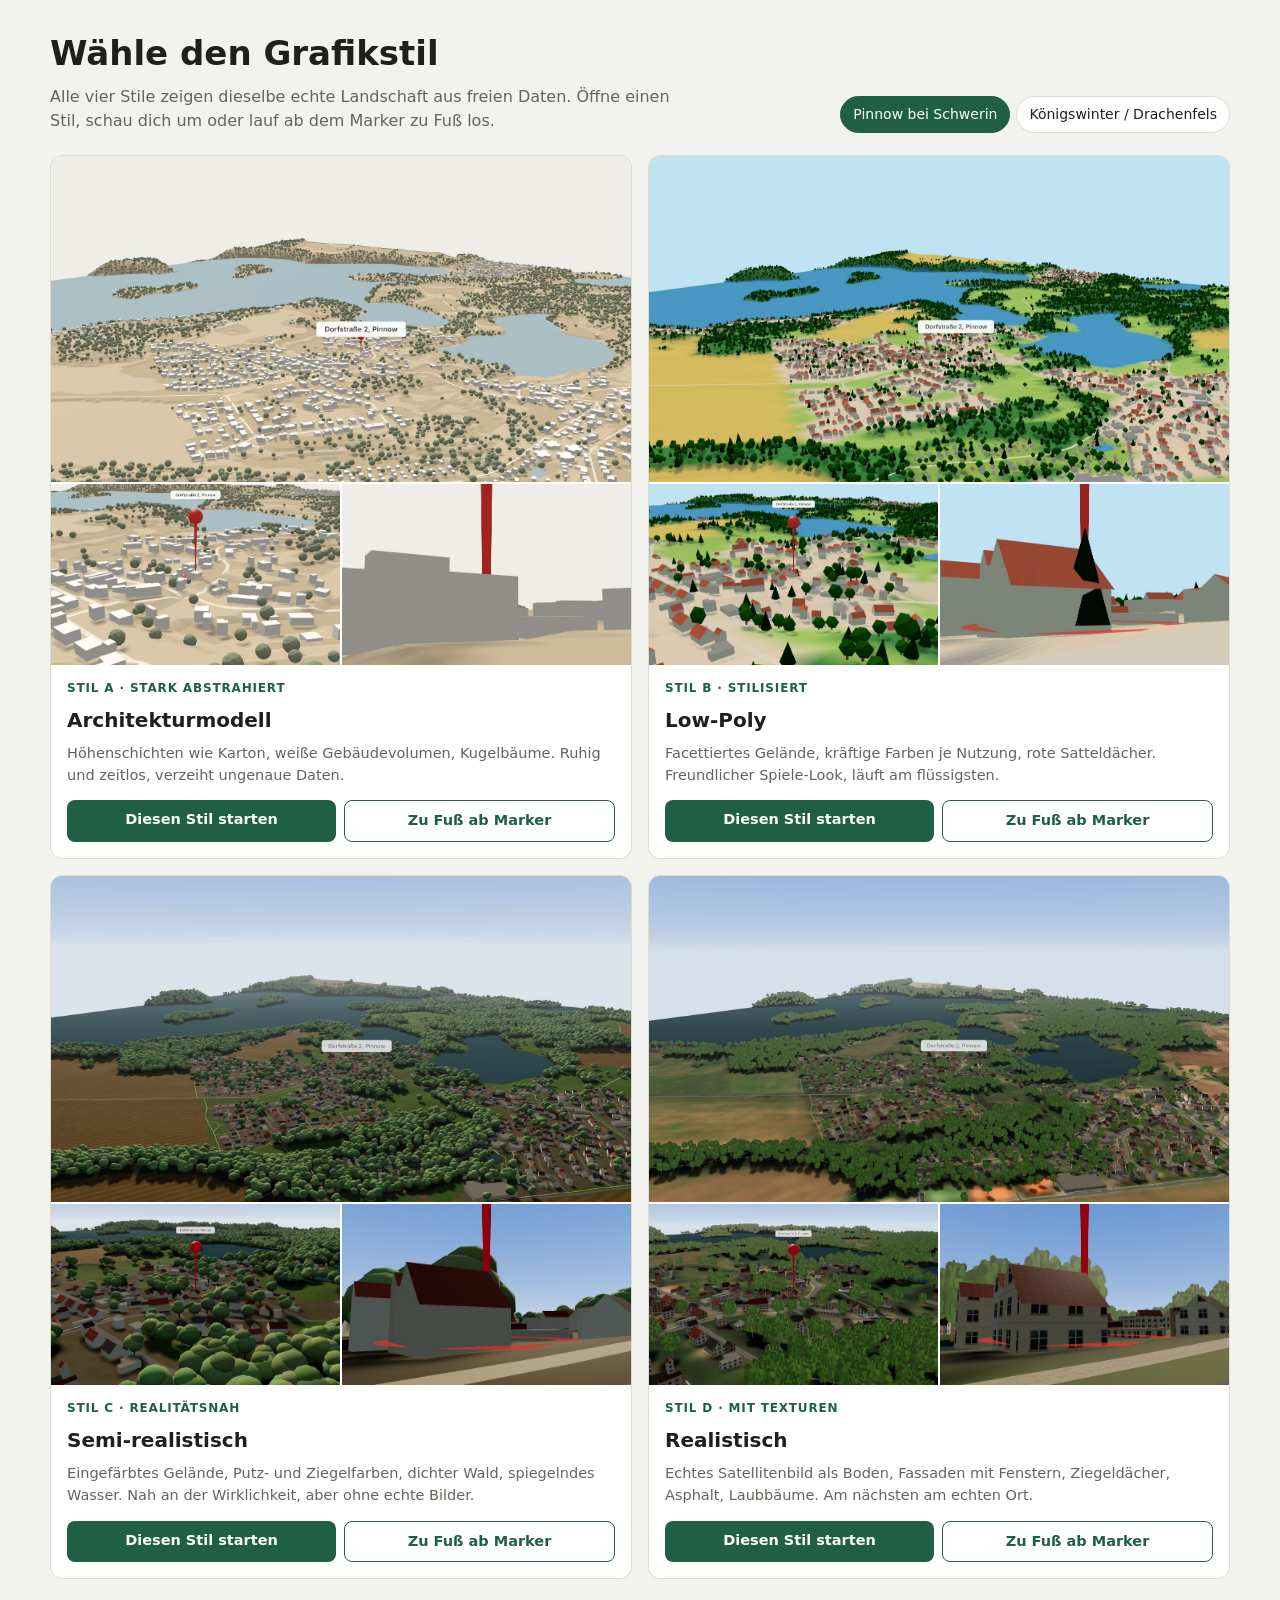
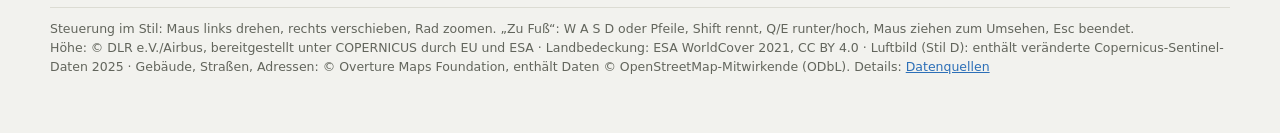
<file: index.html>
<!doctype html>
<html lang="de"><head><meta charset="utf-8"><meta http-equiv="refresh" content="0; url=mockups/index.html">
<title>Weltkopie</title></head><body><p><a href="mockups/index.html">Zur Startseite</a></p></body></html>
</file>
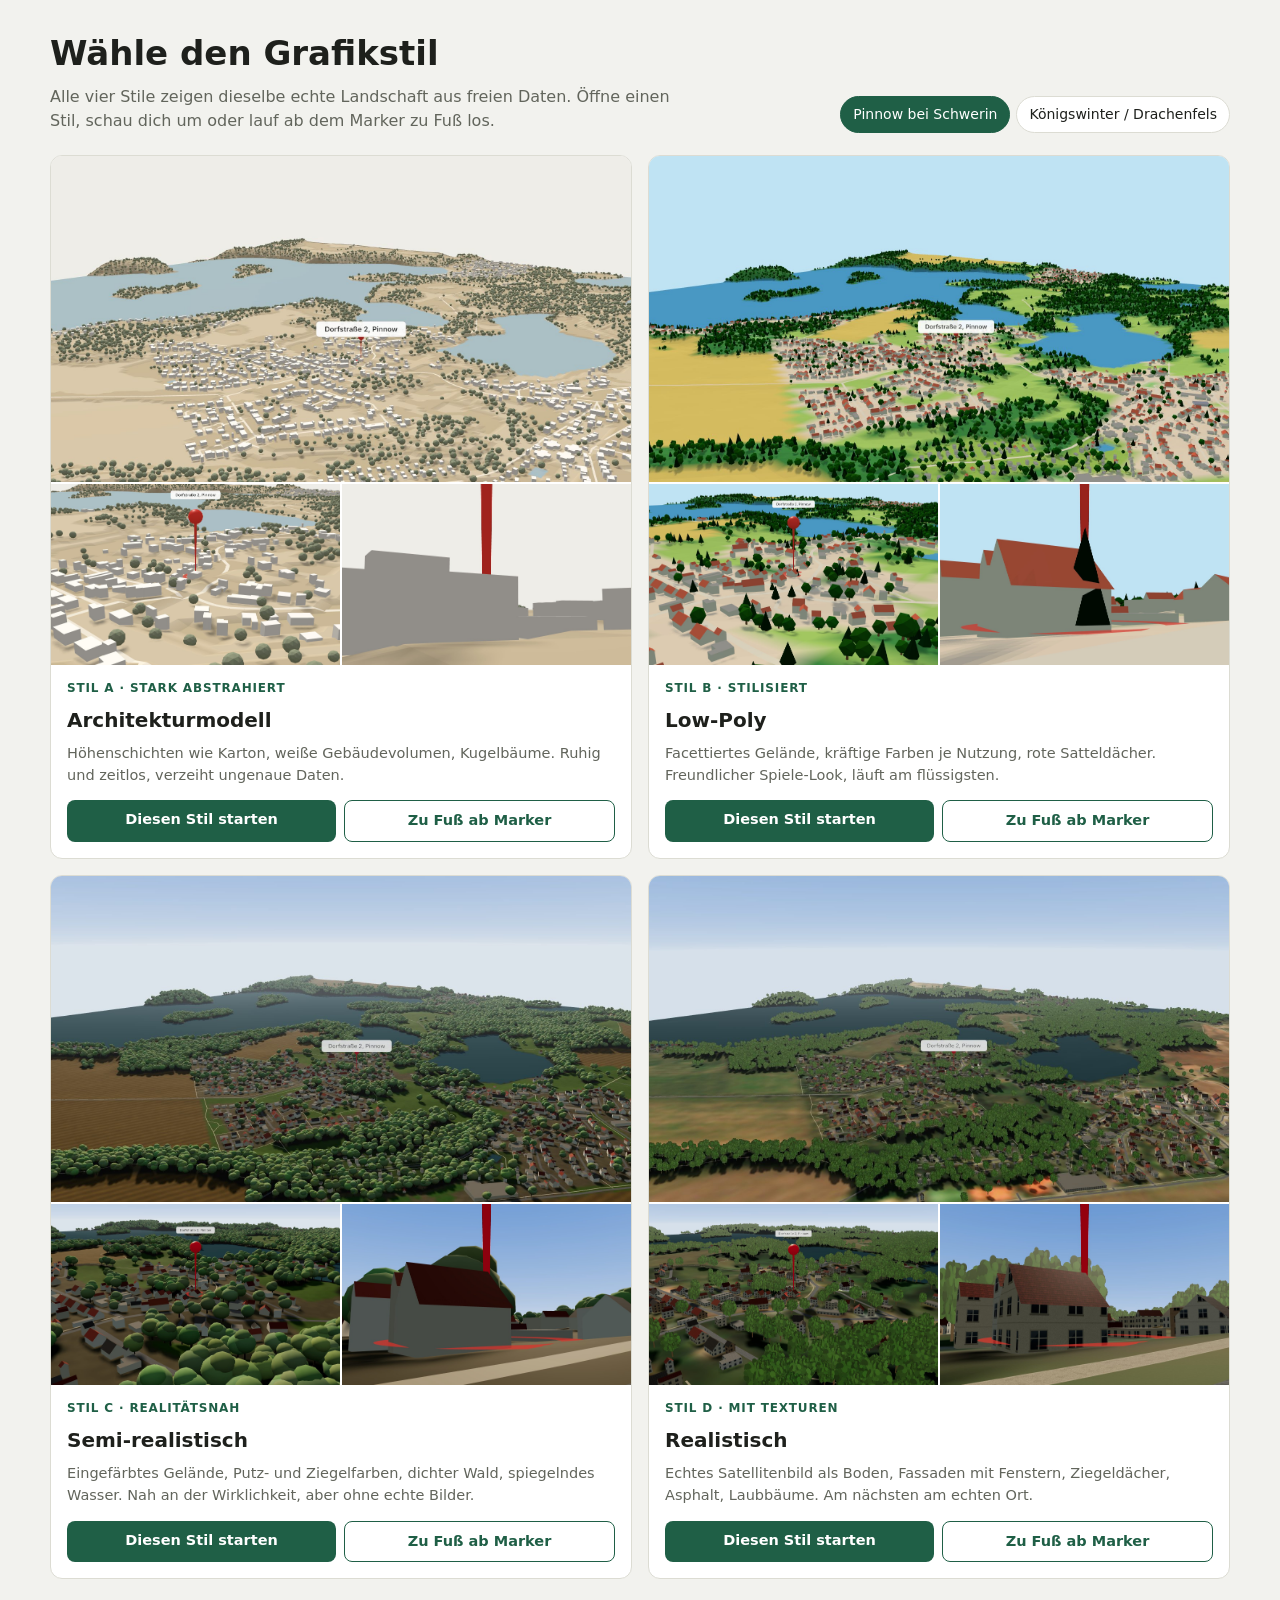
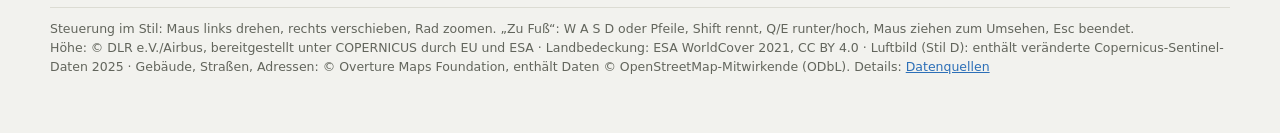
<file: mockups/index.html>
<!doctype html>
<html lang="de"><head><meta charset="utf-8"><meta name="viewport" content="width=device-width,initial-scale=1">
<title>Weltkopie – Stil wählen</title>
<style>
/* Startansicht: Kopf mit Region, darunter drei gleich gebaute Stil-Karten */
:root{--bg:#f2f2ee;--fg:#1e201c;--mut:#62655c;--card:#fff;--line:#dcdcd3;--acc:#1f5f46;--acc2:#2c6fb7}
@media (prefers-color-scheme:dark){:root:not([data-theme="light"]){--bg:#151714;--fg:#e9eae4;--mut:#a2a59a;--card:#1f221d;--line:#343830;--acc:#5fb38a;--acc2:#7fb0ff;color-scheme:dark}}
body{margin:0;background:var(--bg);color:var(--fg);font:16px/1.5 system-ui,-apple-system,"Segoe UI",sans-serif}
main{max-width:1180px;margin:0 auto;padding:28px max(16px,env(safe-area-inset-left)) 56px}
header{display:flex;flex-wrap:wrap;justify-content:space-between;align-items:flex-end;gap:16px;margin-bottom:22px}
h1{font-size:clamp(24px,3.4vw,34px);margin:0;text-wrap:balance}
.lead{color:var(--mut);margin:6px 0 0;max-width:62ch}
.region{display:flex;gap:6px;flex-wrap:wrap}
.region button{font:inherit;font-size:14px;padding:7px 12px;border-radius:999px;border:1px solid var(--line);background:var(--card);color:var(--fg);cursor:pointer}
.region button[aria-pressed="true"]{background:var(--acc);border-color:var(--acc);color:#fff}
.grid{display:grid;grid-template-columns:repeat(2,1fr);gap:16px}
.card{background:var(--card);border:1px solid var(--line);border-radius:12px;overflow:hidden;display:flex;flex-direction:column;min-width:0}
.card img{width:100%;aspect-ratio:16/9;object-fit:cover;display:block;background:var(--line)}
.card .thumbs{display:grid;grid-template-columns:1fr 1fr;gap:2px;margin-top:2px}
.card .thumbs img{aspect-ratio:16/10}
.body{padding:14px 16px 16px;display:flex;flex-direction:column;gap:8px;flex:1}
.tag{font-size:12px;letter-spacing:.07em;text-transform:uppercase;color:var(--acc);font-weight:600}
h2{font-size:20px;margin:0}.body p{margin:0;color:var(--mut);font-size:14.5px;flex:1}
.actions{display:flex;gap:8px;flex-wrap:wrap;margin-top:6px}
.actions a{flex:1;text-align:center;text-decoration:none;font-weight:600;font-size:14.5px;padding:9px 12px;border-radius:8px}
.go{background:var(--acc);color:#fff}.walk{border:1px solid var(--acc);color:var(--acc)}
.actions a:focus-visible,.region button:focus-visible{outline:2px solid var(--acc2);outline-offset:2px}
footer{margin-top:28px;font-size:12.5px;color:var(--mut);border-top:1px solid var(--line);padding-top:12px}
footer a{color:var(--acc2)}
@media (max-width:900px){.grid{grid-template-columns:1fr}}
</style></head><body><main>
<header><div><h1>Wähle den Grafikstil</h1>
<p class="lead" id="lead">Alle vier Stile zeigen dieselbe echte Landschaft aus freien Daten. Öffne einen Stil, schau dich um oder lauf ab dem Marker zu Fuß los.</p></div>
<div class="region" role="group" aria-label="Region">
<button data-region="pinnow" aria-pressed="true">Pinnow bei Schwerin</button>
<button data-region="koenigswinter" aria-pressed="false">Königswinter / Drachenfels</button></div></header>
<div class="grid" id="grid"></div>
<footer>Steuerung im Stil: Maus links drehen, rechts verschieben, Rad zoomen. „Zu Fuß“: W A S D oder Pfeile, Shift rennt, Q/E runter/hoch, Maus ziehen zum Umsehen, Esc beendet.<br>
Höhe: © DLR e.V./Airbus, bereitgestellt unter COPERNICUS durch EU und ESA · Landbedeckung: ESA WorldCover 2021, CC BY 4.0 · Luftbild (Stil D): enthält veränderte Copernicus-Sentinel-Daten 2025 · Gebäude, Straßen, Adressen: © Overture Maps Foundation, enthält Daten © OpenStreetMap-Mitwirkende (ODbL). Details: <a href="../docs/DATENQUELLEN.md">Datenquellen</a></footer>
</main>
<script>
const STYLES = [
  ['a-architekturmodell', 'Stil A · stark abstrahiert', 'Architekturmodell', 'Höhenschichten wie Karton, weiße Gebäudevolumen, Kugelbäume. Ruhig und zeitlos, verzeiht ungenaue Daten.'],
  ['b-lowpoly', 'Stil B · stilisiert', 'Low-Poly', 'Facettiertes Gelände, kräftige Farben je Nutzung, rote Satteldächer. Freundlicher Spiele-Look, läuft am flüssigsten.'],
  ['c-semirealistisch', 'Stil C · realitätsnah', 'Semi-realistisch', 'Eingefärbtes Gelände, Putz- und Ziegelfarben, dichter Wald, spiegelndes Wasser. Nah an der Wirklichkeit, aber ohne echte Bilder.'],
  ['d-realistisch', 'Stil D · mit Texturen', 'Realistisch', 'Echtes Satellitenbild als Boden, Fassaden mit Fenstern, Ziegeldächer, Asphalt, Laubbäume. Am nächsten am echten Ort.'],
];
const MARK = { pinnow: 'Marker: Dorfstraße 2, Pinnow', koenigswinter: 'Marker: Drachenfels' };
let region = 'pinnow';
try { const r = new URLSearchParams(location.search).get('region'); if (r in MARK) region = r; } catch (e) {}
function render() {
  document.querySelectorAll('.region button').forEach(b => b.setAttribute('aria-pressed', b.dataset.region === region));
  document.getElementById('grid').innerHTML = STYLES.map(([f, tag, name, txt]) => {
    const img = v => `screenshots/${region}/${f}-${v}.jpg`;
    return `<article class="card"><a href="${f}.html?region=${region}"><img src="${img('overview')}" alt="${name}: Übersicht"></a>
      <div class="thumbs"><img src="${img('nah')}" alt="${name}: Marker nah" loading="lazy"><img src="${img('walk')}" alt="${name}: zu Fuß" loading="lazy"></div>
      <div class="body"><span class="tag">${tag}</span><h2>${name}</h2><p>${txt}</p>
      <div class="actions"><a class="go" href="${f}.html?region=${region}">Diesen Stil starten</a><a class="walk" href="${f}.html?region=${region}&view=walk">Zu Fuß ab Marker</a></div></div></article>`;
  }).join('');
}
document.querySelectorAll('.region button').forEach(b => b.addEventListener('click', () => { region = b.dataset.region; history.replaceState(null, '', '?region=' + region); render(); }));
render();
</script></body></html>
</file>
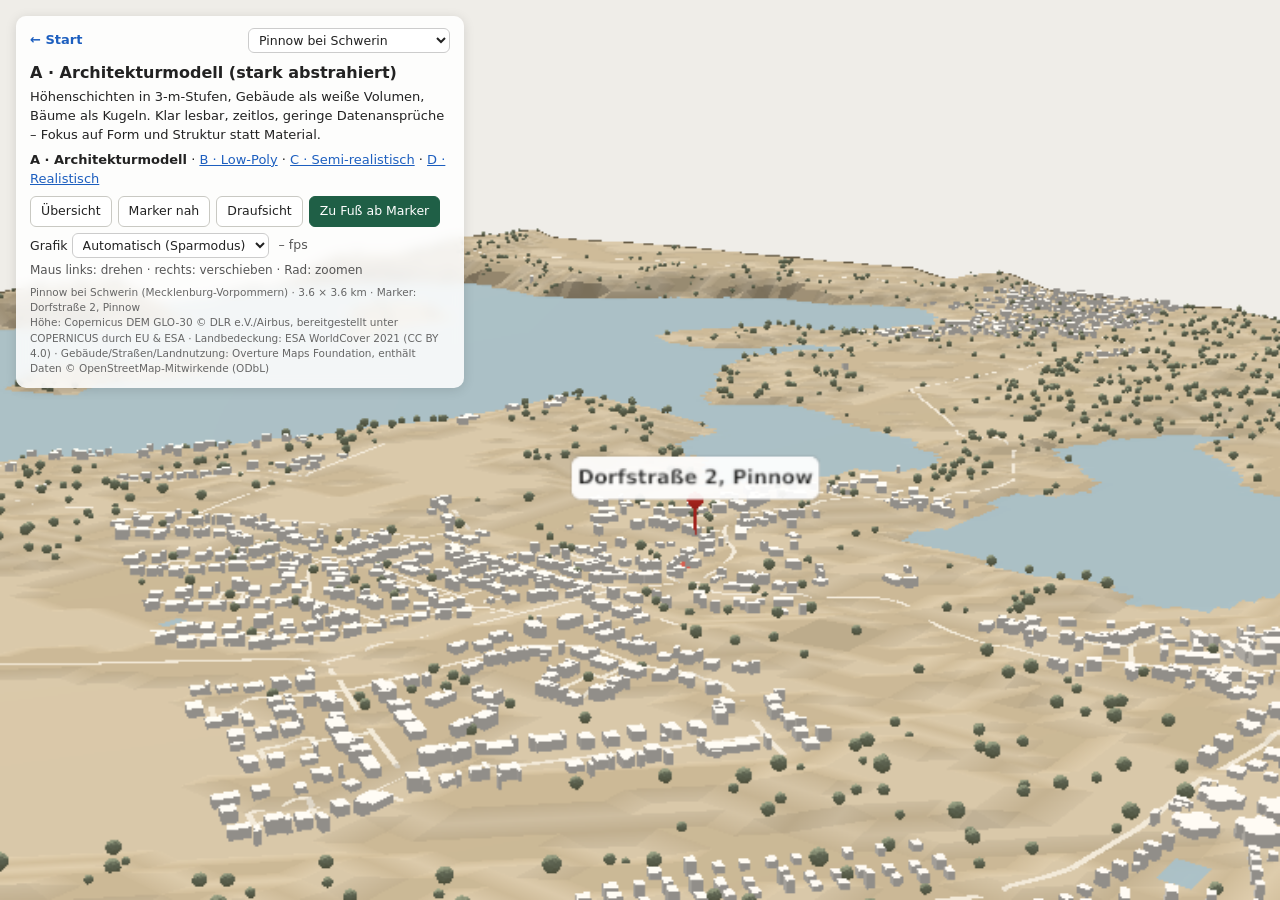
<file: mockups/a-architekturmodell.html>
<!doctype html>
<html lang="de"><head><meta charset="utf-8"><meta name="viewport" content="width=device-width,initial-scale=1">
<title>Mockup A – Architekturmodell</title><link rel="stylesheet" href="style.css">
<script type="importmap">{"imports":{"three":"./vendor/three.module.js"}}</script></head>
<body style="--bg:#efede8"><div id="loading">Lade Szene …</div>
<script type="module">
import * as THREE from 'three';
import { loadScene, buildTerrain, buildSkirt, buildBuildings, buildRoads, buildWater, treePositions, heightAt, quantH, setupView, overlay, run, addMarker, CAT, hex , makeRenderer, QUALITY } from './common.js';
const S = await loadScene();
const Q = S.relief > 150 ? 12 : 3; // Höhenstufe: im Flachland feiner
document.getElementById('loading').remove();
const renderer = makeRenderer();
if (renderer.shadowMap.enabled) renderer.shadowMap.type = QUALITY.level === 'high' ? THREE.PCFSoftShadowMap : THREE.PCFShadowMap;
document.body.appendChild(renderer.domElement);
const scene = new THREE.Scene(); scene.background = new THREE.Color('#efede8');
const camera = new THREE.PerspectiveCamera(30, innerWidth / innerHeight, 10, 20000);

// Stark abstrahiert: Höhenschichten wie aus Karton, alles monochrom, nur Wasser als Acrylglas
const card = hex('#d9cbb0'), card2 = hex('#cbbb9c');
const terr = buildTerrain(S, { step: 10, quant: Q, flat: true,
  color: (k, h) => (Math.floor(h / Q) % 2 ? card : card2) });
const mat = new THREE.MeshStandardMaterial({ vertexColors: true, roughness: 0.95, flatShading: true });
const tm = new THREE.Mesh(terr, mat); tm.receiveShadow = true; tm.castShadow = true; scene.add(tm);
const sk = new THREE.Mesh(buildSkirt(S, 40), new THREE.MeshStandardMaterial({ color: '#b8a888', side: THREE.DoubleSide, roughness: 1 }));
scene.add(sk);
scene.add(new THREE.Mesh(buildWater(S, Q), new THREE.MeshStandardMaterial({ color: '#a9c6d6', transparent: true, opacity: 0.9, roughness: 0.15 })));
// Gebäude: weiße Blöcke, keine Dächer
const bm = new THREE.Mesh(buildBuildings(S, { minH: 3, wallColor: () => [1, 1, 1], roofColor: () => [1, 1, 1] }),
  new THREE.MeshStandardMaterial({ vertexColors: true, roughness: 0.8 }));
bm.castShadow = bm.receiveShadow = true; scene.add(bm);
// Straßen nur als feine helle Gravur (Hauptstraßen + Bahn)
const main = { primary: 1, secondary: 1, tertiary: 1, residential: 1, standard_gauge: 1, trunk: 1, motorway: 1, unclassified: 1, living_street: 1 };
const rm = new THREE.Mesh(buildRoads(S, { width: r => main[r.c] ? r.w * 0.8 : 0, color: () => hex('#f4efe4'), quant: Q, lift: 0.4 }),
  new THREE.MeshStandardMaterial({ vertexColors: true, roughness: 1, side: THREE.DoubleSide }));
rm.receiveShadow = true; scene.add(rm);
// Bäume als abstrakte Kugeln (nur jeder zweite, wie Modellbau-Bäume)
const tp = treePositions(S, 0.9, 7).filter((_, i) => i % 2 === 0);
const tg = new THREE.IcosahedronGeometry(4, 1);
const trees = new THREE.InstancedMesh(tg, new THREE.MeshStandardMaterial({ color: '#9aa58a', roughness: 0.9, flatShading: true }), tp.length);
const m4 = new THREE.Matrix4();
tp.forEach(([x, y, s], i) => { const h = quantH(S, x, y, Q); m4.makeScale(s, s, s).setPosition(x, h + 4 * s, -y); trees.setMatrixAt(i, m4); });
trees.castShadow = true; scene.add(trees);

scene.add(new THREE.HemisphereLight('#ffffff', '#b9ad96', 1.2));
const sun = new THREE.DirectionalLight('#fff8ec', 2.4); sun.position.set(-1500, 2200, -900); sun.castShadow = true;
Object.assign(sun.shadow.camera, { left: -2600, right: 2600, top: 2600, bottom: -2600, near: 100, far: 6000 });
sun.shadow.mapSize.set(QUALITY.shadow, QUALITY.shadow); sun.shadow.bias = -0.0005; scene.add(sun);

scene.userData.S = S;
const ground = (x, y) => quantH(S, x, y, Q);
addMarker(scene, S, ground);
const controls = setupView(renderer, camera, S);
const hud = overlay(S, 'A · Architekturmodell (stark abstrahiert)', `Höhenschichten in ${Q}-m-Stufen, Gebäude als weiße Volumen, Bäume als Kugeln. Klar lesbar, zeitlos, geringe Datenansprüche – Fokus auf Form und Struktur statt Material.`, 'a-architekturmodell');
run(renderer, scene, camera, controls, ground, hud);
</script></body></html>
</file>
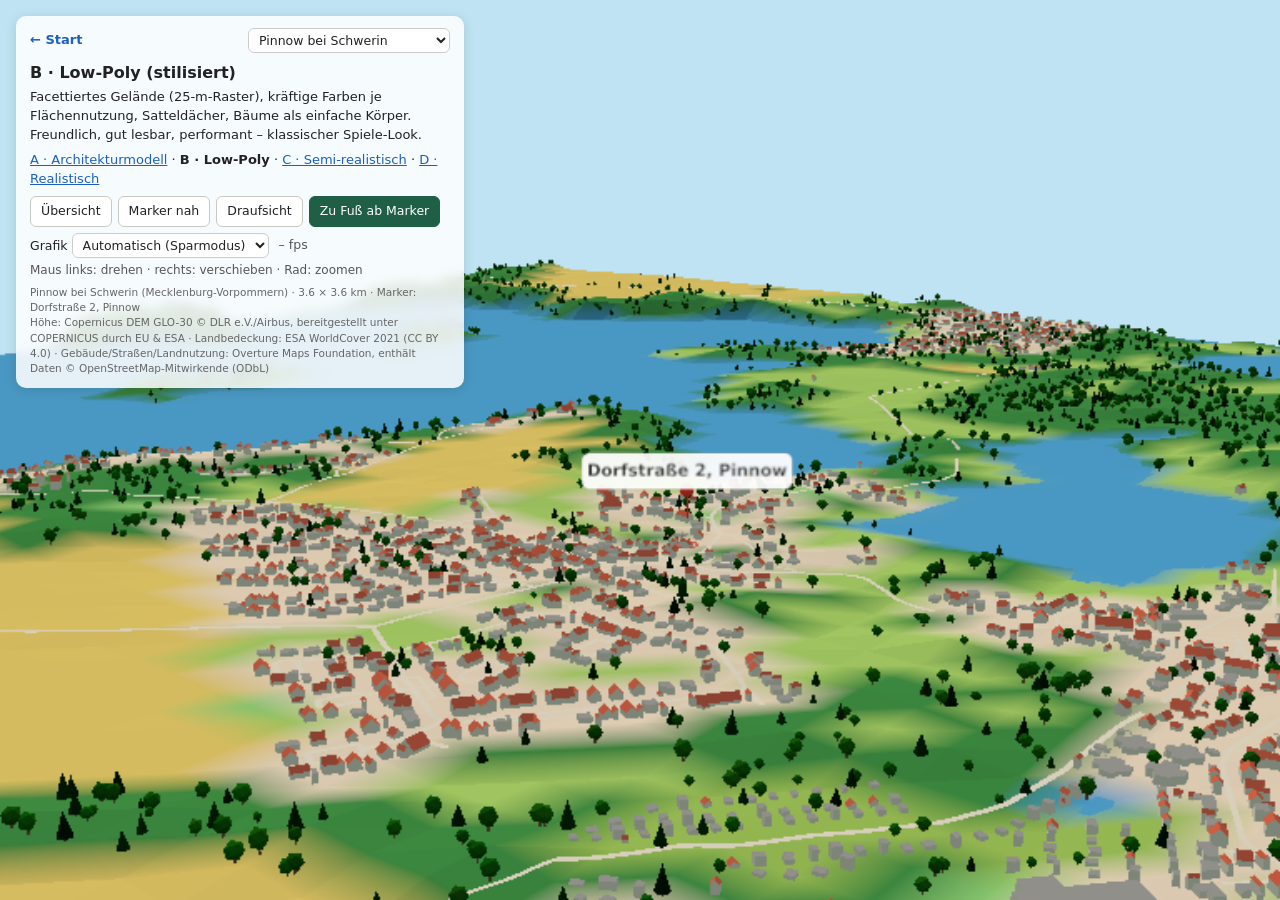
<file: mockups/b-lowpoly.html>
<!doctype html>
<html lang="de"><head><meta charset="utf-8"><meta name="viewport" content="width=device-width,initial-scale=1">
<title>Mockup B – Low-Poly</title><link rel="stylesheet" href="style.css">
<script type="importmap">{"imports":{"three":"./vendor/three.module.js"}}</script></head>
<body style="--bg:#bfe3f2"><div id="loading">Lade Szene …</div>
<script type="module">
import * as THREE from 'three';
import { loadScene, buildTerrain, buildSkirt, buildBuildings, buildRoads, buildWater, treePositions, heightAt, groundH, catAt, setupView, overlay, run, addMarker, CAT, hex, mix , makeRenderer, QUALITY } from './common.js';
const S = await loadScene();
document.getElementById('loading').remove();
const renderer = makeRenderer();
document.body.appendChild(renderer.domElement);
const scene = new THREE.Scene();
scene.background = new THREE.Color('#bfe3f2'); if (new URLSearchParams(location.search).get('view') !== 'top') scene.fog = new THREE.Fog('#bfe3f2', 3500, 9000);
const camera = new THREE.PerspectiveCamera(35, innerWidth / innerHeight, 10, 20000);

// Mittlere Abstraktion: grobe Facetten (25 m), kräftige Flächenfarben je Nutzung, Bäume als Low-Poly-Kegel
const PAL = {
  [CAT.unbekannt]: '#a8cf6a', [CAT.wasser]: '#4fa3d9', [CAT.wald]: '#3f8f46', [CAT.gebuesch]: '#6aa84f', [CAT.wiese]: '#a8cf6a',
  [CAT.acker]: '#e3c96b', [CAT.obst_garten]: '#9cc25a', [CAT.park_sport]: '#8fd07a', [CAT.wohnen]: '#e9d8c4', [CAT.gewerbe]: '#e0c2d8',
  [CAT.industrie]: '#cfcfd6', [CAT.fels]: '#b5a48f', [CAT.bahn]: '#c9b9a6', [CAT.oeffentlich]: '#f2d79c',
};
const P = Object.fromEntries(Object.entries(PAL).map(([k, v]) => [k, hex(v)]));
const terr = buildTerrain(S, { step: 25, flat: true, color: (k) => P[k] });
const tm = new THREE.Mesh(terr, new THREE.MeshLambertMaterial({ vertexColors: true, flatShading: true }));
tm.receiveShadow = true; scene.add(tm);
scene.add(new THREE.Mesh(buildSkirt(S, 60, 25), new THREE.MeshLambertMaterial({ color: '#8a6a4a', side: THREE.DoubleSide })));
scene.add(new THREE.Mesh(buildWater(S), new THREE.MeshLambertMaterial({ color: '#4fa3d9', transparent: true, opacity: 0.92 })));

// Gebäude: farbige Blöcke, Satteldach wo möglich, Farbe nach Gebäudeklasse
const wall = (b) => hex(/industrial|commercial|retail|warehouse/.test(b.c) ? '#d8d2e6' : /school|church|public|civic/.test(b.c) ? '#f5e3b3' : '#fbf3e6');
const roof = (b) => hex(b.g ? '#d9654b' : (/industrial|commercial|retail/.test(b.c) ? '#8b8fa3' : '#9a9a9a'));
const bm = new THREE.Mesh(buildBuildings(S, { minH: 3, gable: true, wallColor: wall, roofColor: roof }),
  new THREE.MeshLambertMaterial({ vertexColors: true, flatShading: true }));
bm.castShadow = bm.receiveShadow = true; scene.add(bm);
const roadW = { motorway: 1, trunk: 1, primary: 1, secondary: 1, tertiary: 1, residential: 1, unclassified: 1, living_street: 1, service: 1, pedestrian: 1, standard_gauge: 1 };
const rm = new THREE.Mesh(buildRoads(S, { width: r => roadW[r.c] ? r.w : 0, lift: 1.2,
  color: r => hex(r.c === 'standard_gauge' ? '#8d7b6a' : ['primary', 'secondary', 'trunk'].includes(r.c) ? '#f7f2e8' : '#e6ded0') }),
  new THREE.MeshLambertMaterial({ vertexColors: true, side: THREE.DoubleSide }));
rm.receiveShadow = true; scene.add(rm);

// Bäume: Kegel (Nadel) und Ikosaeder (Laub), gemischt
const tp = treePositions(S, 0.55, 3);
const cone = new THREE.ConeGeometry(4, 12, 6).translate(0, 8, 0);
const blob = new THREE.IcosahedronGeometry(5, 0).translate(0, 7, 0);
const trunk = new THREE.CylinderGeometry(0.6, 0.8, 3, 5).translate(0, 1.5, 0);
const mk = (g, c, n) => { const m = new THREE.InstancedMesh(g, new THREE.MeshLambertMaterial({ color: c, flatShading: true }), n); m.castShadow = true; scene.add(m); return m; };
const cones = tp.filter((_, i) => i % 3 === 0), blobs = tp.filter((_, i) => i % 3 !== 0);
const mC = mk(cone, '#2f6b3a', cones.length), mB = mk(blob, '#4f9a3f', blobs.length), mT = mk(trunk, '#7a5638', tp.length);
const m4 = new THREE.Matrix4(), col = new THREE.Color();
let ti = 0;
const place = (mesh, arr) => arr.forEach(([x, y, s], i) => {
  m4.makeScale(s, s * (0.9 + (i % 5) * 0.06), s).setPosition(x, groundH(S, x, y) - 0.5, -y);
  mesh.setMatrixAt(i, m4); mT.setMatrixAt(ti++, m4);
  mesh.setColorAt(i, col.set(mesh.material.color).offsetHSL(((i * 7919) % 100) / 2000 - 0.025, 0, ((i * 104729) % 100) / 1000 - 0.05));
});
place(mC, cones); place(mB, blobs);

scene.add(new THREE.HemisphereLight('#e8f6ff', '#6d8a4a', 1.4));
const sun = new THREE.DirectionalLight('#fff1d6', 2.2); sun.position.set(-1600, 2000, -1100); sun.castShadow = true;
Object.assign(sun.shadow.camera, { left: -2600, right: 2600, top: 2600, bottom: -2600, near: 100, far: 6000 });
sun.shadow.mapSize.set(QUALITY.shadow, QUALITY.shadow); sun.shadow.bias = -0.0008; scene.add(sun);

scene.userData.S = S;
const ground = (x, y) => groundH(S, x, y);
addMarker(scene, S, ground);
const controls = setupView(renderer, camera, S);
const hud = overlay(S, 'B · Low-Poly (stilisiert)', 'Facettiertes Gelände (25-m-Raster), kräftige Farben je Flächennutzung, Satteldächer, Bäume als einfache Körper. Freundlich, gut lesbar, performant – klassischer Spiele-Look.', 'b-lowpoly');
run(renderer, scene, camera, controls, ground, hud);
</script></body></html>
</file>
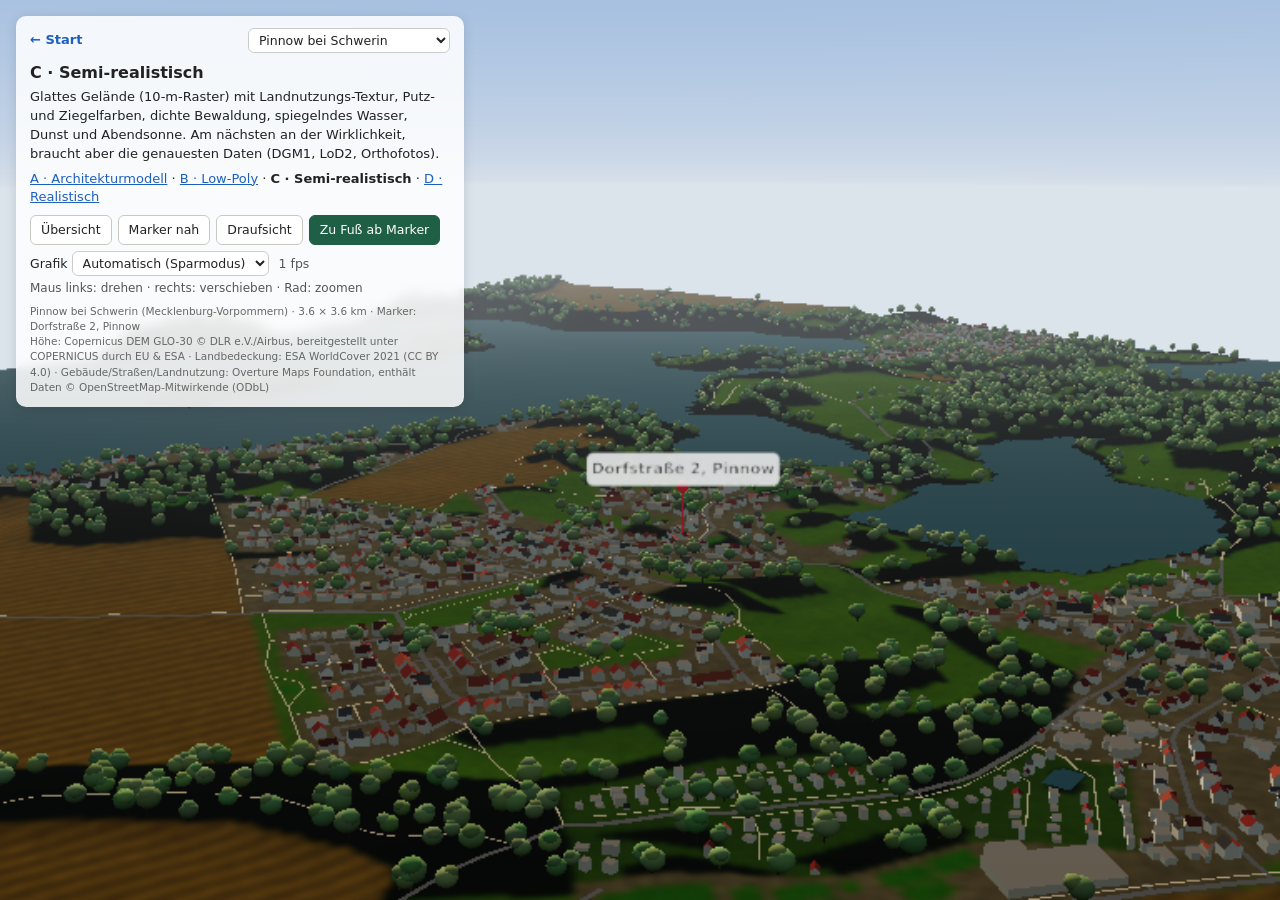
<file: mockups/c-semirealistisch.html>
<!doctype html>
<html lang="de"><head><meta charset="utf-8"><meta name="viewport" content="width=device-width,initial-scale=1">
<title>Mockup C – Semi-realistisch</title><link rel="stylesheet" href="style.css">
<script type="importmap">{"imports":{"three":"./vendor/three.module.js"}}</script></head>
<body style="--bg:#c9d8e4"><div id="loading">Lade Szene …</div>
<script type="module">
import * as THREE from 'three';
import { loadScene, buildTerrain, buildSkirt, buildBuildings, buildRoads, buildWater, treePositions, heightAt, groundH, setupView, overlay, run, addMarker, CAT, hex , makeRenderer, QUALITY } from './common.js';
const S = await loadScene();
document.getElementById('loading').remove();
const top = new URLSearchParams(location.search).get('view') === 'top';
const renderer = makeRenderer();
if (renderer.shadowMap.enabled) renderer.shadowMap.type = QUALITY.level === 'high' ? THREE.PCFSoftShadowMap : THREE.PCFShadowMap;
renderer.toneMapping = THREE.ACESFilmicToneMapping; renderer.toneMappingExposure = 1.05;
document.body.appendChild(renderer.domElement);
const scene = new THREE.Scene();
const camera = new THREE.PerspectiveCamera(38, innerWidth / innerHeight, 5, 30000);

// Himmel als Verlaufskugel, dient auch als Umgebungs-Map für Spiegelungen (Wasser)
const skyMat = new THREE.ShaderMaterial({ side: THREE.BackSide, depthWrite: false, uniforms: {},
  vertexShader: 'varying vec3 v; void main(){ v = normalize(position); gl_Position = projectionMatrix * modelViewMatrix * vec4(position,1.); }',
  fragmentShader: 'varying vec3 v; void main(){ float t = clamp(v.y*1.6,0.,1.); vec3 c = mix(vec3(.86,.89,.92), vec3(.36,.56,.82), pow(t,.6)); gl_FragColor = vec4(c,1.); }' });
const sky = new THREE.Mesh(new THREE.SphereGeometry(15000, 32, 16), skyMat); scene.add(sky);
const pm = new THREE.PMREMGenerator(renderer); const envScene = new THREE.Scene(); envScene.add(sky.clone());
const envTex = pm.fromScene(envScene, 0.02).texture;
const LOW = QUALITY.level === 'low';
// Im Sparmodus spiegelt nur das Wasser; alles andere nutzt einfachere Beleuchtung
if (!LOW) scene.environment = envTex;
const Mat = (o) => LOW ? new THREE.MeshLambertMaterial(Object.fromEntries(Object.entries(o).filter(([k]) => !['roughness', 'metalness', 'flatShading'].includes(k)))) : new THREE.MeshStandardMaterial(o);
if (!top) scene.fog = new THREE.FogExp2('#cfd9e2', 0.00022);

// Geländetextur: Landnutzung je 5-m-Zelle, mit Rauschen und Ackerstreifen (2,5 m/Pixel)
const n = S.landuse.n, R = 2, cv = document.createElement('canvas'); cv.width = cv.height = n * R;
const g = cv.getContext('2d'), id = g.createImageData(n * R, n * R), d = id.data;
const base = {
  [CAT.unbekannt]: '#7d8d4f', [CAT.wasser]: '#4a5a4e', [CAT.wald]: '#2f4a26', [CAT.gebuesch]: '#4d6232', [CAT.wiese]: '#7f9a4a',
  [CAT.acker]: '#a7955f', [CAT.obst_garten]: '#6f8a3f', [CAT.park_sport]: '#6f9a44', [CAT.wohnen]: '#8f8a78', [CAT.gewerbe]: '#8a8680',
  [CAT.industrie]: '#7f7d7a', [CAT.fels]: '#8b8173', [CAT.bahn]: '#6b6258', [CAT.oeffentlich]: '#8d8a7c' };
const B = Object.fromEntries(Object.entries(base).map(([k, v]) => [k, hex(v)]));
let s = 9; const rnd = () => (s = (s * 16807) % 2147483647) / 2147483647;
for (let y = 0; y < n * R; y++) for (let x = 0; x < n * R; x++) {
  const k = S.lu[((y / R) | 0) * n + ((x / R) | 0)], c = B[k];
  let f = 0.88 + rnd() * 0.24;
  if (k === CAT.acker) f *= 0.9 + 0.12 * Math.sin((x + y * 0.35) * 0.9);
  if (k === CAT.wohnen && rnd() < 0.35) f *= 1.25; // Gärten/Pflaster gemischt
  const i = (y * n * R + x) * 4; d[i] = c[0] * 255 * f; d[i + 1] = c[1] * 255 * f; d[i + 2] = c[2] * 255 * f; d[i + 3] = 255;
}
g.putImageData(id, 0, 0); g.filter = 'blur(1px)'; g.drawImage(cv, 0, 0);
const tex = new THREE.CanvasTexture(cv); tex.colorSpace = THREE.SRGBColorSpace; tex.anisotropy = 8;
const terr = buildTerrain(S, { step: 10, color: () => [1, 1, 1] });
const tm = new THREE.Mesh(terr, Mat({ map: tex, roughness: 0.95 }));
tm.receiveShadow = true; scene.add(tm);
scene.add(new THREE.Mesh(buildSkirt(S, 60), new THREE.MeshStandardMaterial({ color: '#4b3f33', side: THREE.DoubleSide, roughness: 1 })));
const water = new THREE.Mesh(buildWater(S),
  new (LOW ? THREE.MeshStandardMaterial : THREE.MeshPhysicalMaterial)({ color: '#2f4f5c', roughness: 0.08, metalness: 0.0, transparent: true, opacity: 0.92, envMap: envTex, envMapIntensity: 1.2 }));
water.receiveShadow = true; scene.add(water);

// Gebäude: Putzfarben und Dachziegel mit Variation, Satteldächer
const hsh = (b) => { let h = 0; for (let i = 0; i < 6 && i < b.r.length; i++) h = (h * 31 + (b.r[i] * 10 | 0)) | 0; return Math.abs(h); };
const walls = ['#e8e1d3', '#ddd3c0', '#efe9dc', '#d9cdb8', '#e6dccb', '#cfc6b6'].map(hex);
const roofs = ['#8e3b2c', '#7a3326', '#5b5552', '#9b4a35', '#474443', '#6e2f25'].map(hex);
const bm = new THREE.Mesh(buildBuildings(S, { minH: 3, gable: true,
  wallColor: b => /industrial|commercial|retail|warehouse/.test(b.c) ? hex('#b9b6b0') : walls[hsh(b) % walls.length],
  roofColor: b => b.g ? roofs[hsh(b) % roofs.length] : hex('#6c6a66') }),
  Mat({ vertexColors: true, roughness: 0.85 }));
bm.castShadow = bm.receiveShadow = true; scene.add(bm);
// Straßen: Asphalt, Wege in Kies, Bahn als Schotterbett
const rm = new THREE.Mesh(buildRoads(S, { lift: 0.5,
  width: r => r.c === 'steps' ? 0 : r.w,
  color: r => hex(r.c === 'standard_gauge' ? '#5d564f' : ['footway', 'path', 'track', 'cycleway'].includes(r.c) ? '#a79c86' : '#56585b') }),
  Mat({ vertexColors: true, roughness: 0.9, side: THREE.DoubleSide, polygonOffset: true, polygonOffsetFactor: -2 }));
rm.receiveShadow = true; scene.add(rm);

// Bäume: Stamm + Krone (zwei Kugeln), dicht, mit Größen- und Farbvariation
const tp = treePositions(S, 0.75, 11);
const crown = new THREE.IcosahedronGeometry(1, 1);
const cm = new THREE.InstancedMesh(crown, Mat({ color: '#ffffff', roughness: 1, flatShading: false }), tp.length * 2);
const tr = new THREE.InstancedMesh(new THREE.CylinderGeometry(0.25, 0.4, 1, 5).translate(0, 0.5, 0), Mat({ color: '#4a3826' }), tp.length);
const m4 = new THREE.Matrix4(), q = new THREE.Quaternion(), v = new THREE.Vector3(), sc = new THREE.Vector3(), c = new THREE.Color();
let j = 0;
tp.forEach(([x, y, k], i) => {
  const h = groundH(S, x, y), size = 3.2 + k * 3.2 + rnd() * 2, hh = size * (1.6 + rnd() * 0.6);
  m4.compose(v.set(x, h - 0.5, -y), q.identity(), sc.set(size * 0.25, hh * 0.55, size * 0.25)); tr.setMatrixAt(i, m4);
  for (let p = 0; p < 2; p++) {
    const r = size * (p ? 0.7 : 1);
    m4.compose(v.set(x + (rnd() - 0.5) * size * 0.6, h + hh * (p ? 0.95 : 0.7), -y + (rnd() - 0.5) * size * 0.6), q.identity(), sc.set(r, r * 0.85, r));
    cm.setMatrixAt(j, m4); cm.setColorAt(j, c.setHSL(0.22 + rnd() * 0.08, 0.35 + rnd() * 0.2, 0.17 + rnd() * 0.09)); j++;
  }
});
cm.castShadow = tr.castShadow = true; cm.receiveShadow = true; scene.add(cm, tr);

scene.add(new THREE.HemisphereLight('#cfe0f2', '#4b5a37', 0.9));
const sun = new THREE.DirectionalLight('#ffe7c4', 3.2); sun.position.set(-1800, 1500, -1400); sun.castShadow = true;
Object.assign(sun.shadow.camera, { left: -2600, right: 2600, top: 2600, bottom: -2600, near: 100, far: 7000 });
sun.shadow.mapSize.set(QUALITY.shadow, QUALITY.shadow); sun.shadow.bias = -0.0004; sun.shadow.normalBias = 0.5; scene.add(sun);

scene.userData.S = S;
const ground = (x, y) => groundH(S, x, y);
addMarker(scene, S, ground);
const controls = setupView(renderer, camera, S);
const hud = overlay(S, 'C · Semi-realistisch', 'Glattes Gelände (10-m-Raster) mit Landnutzungs-Textur, Putz- und Ziegelfarben, dichte Bewaldung, spiegelndes Wasser, Dunst und Abendsonne. Am nächsten an der Wirklichkeit, braucht aber die genauesten Daten (DGM1, LoD2, Orthofotos).', 'c-semirealistisch');
run(renderer, scene, camera, controls, ground, hud);
</script></body></html>
</file>
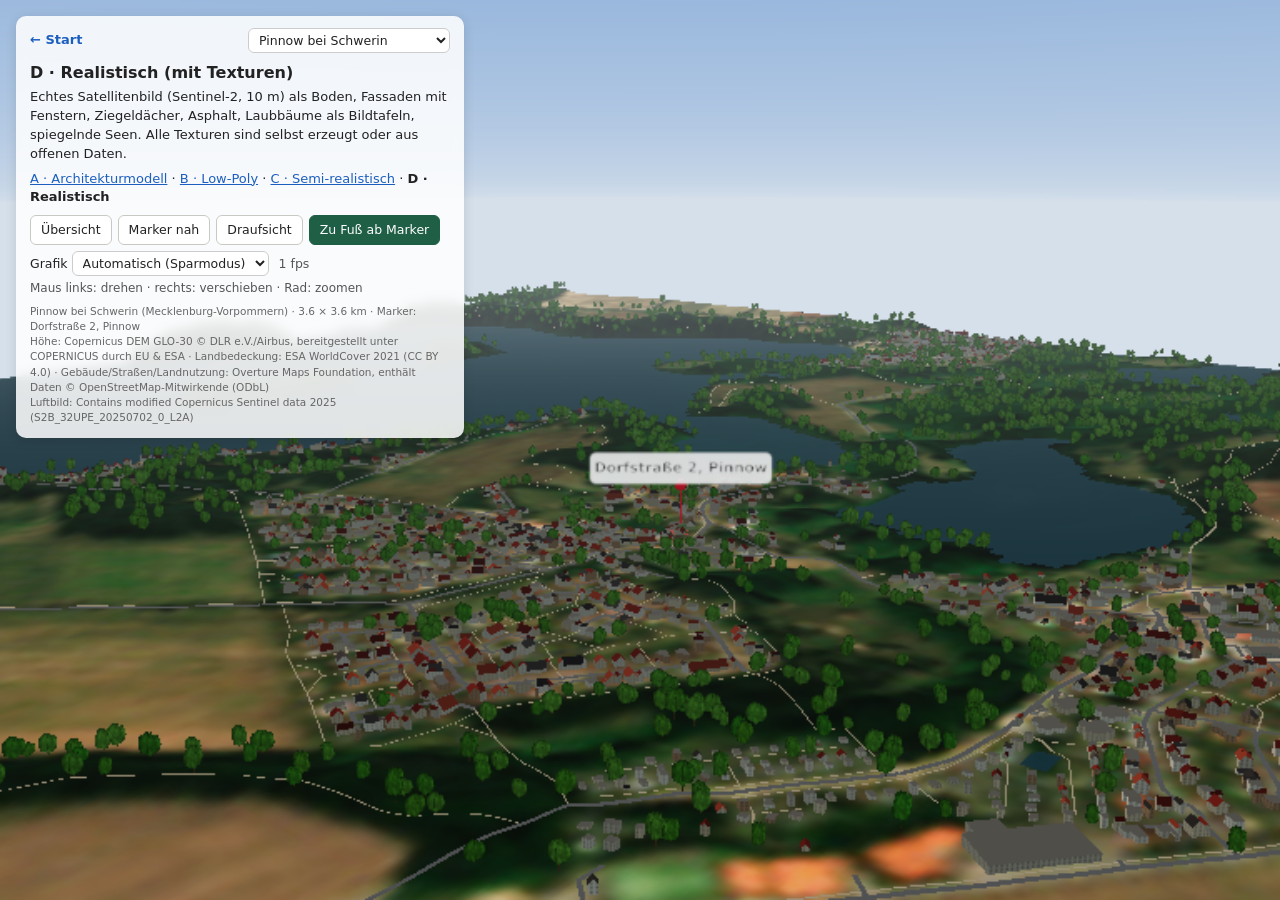
<file: mockups/d-realistisch.html>
<!doctype html>
<html lang="de"><head><meta charset="utf-8"><meta name="viewport" content="width=device-width,initial-scale=1">
<title>Mockup D – Realistisch</title><link rel="stylesheet" href="style.css">
<script type="importmap">{"imports":{"three":"./vendor/three.module.js"}}</script></head>
<body style="--bg:#c6d5e2"><div id="loading">Lade Szene …</div>
<script type="module">
import * as THREE from 'three';
import { loadScene, buildTerrain, buildSkirt, buildBuildings, buildRoads, buildWater, treePositions, groundH, setupView, overlay, run, addMarker, hex, makeRenderer, QUALITY, params } from './common.js';
import { facadeTexture, roofTexture, asphaltTexture, groundBump, foliageTexture } from './textures.js';
const S = await loadScene();
const sat = await new THREE.TextureLoader().loadAsync(S.base + 'satellite.jpg');
let satInfo = {}; try { satInfo = await (await fetch(S.base + 'satellite.json')).json(); } catch (e) {}
document.getElementById('loading').remove();
const LOW = QUALITY.level === 'low', top = params.get('view') === 'top';
const renderer = makeRenderer();
if (renderer.shadowMap.enabled) renderer.shadowMap.type = QUALITY.level === 'high' ? THREE.PCFSoftShadowMap : THREE.PCFShadowMap;
renderer.toneMapping = THREE.ACESFilmicToneMapping; renderer.toneMappingExposure = 1.15;
document.body.appendChild(renderer.domElement);
const scene = new THREE.Scene();
const camera = new THREE.PerspectiveCamera(40, innerWidth / innerHeight, 5, 30000);

// Himmel (Verlauf) – auch Quelle für Spiegelungen
const skyMat = new THREE.ShaderMaterial({ side: THREE.BackSide, depthWrite: false, fog: false,
  vertexShader: 'varying vec3 v; void main(){ v = normalize(position); gl_Position = projectionMatrix * modelViewMatrix * vec4(position,1.); }',
  fragmentShader: 'varying vec3 v; void main(){ float t = clamp(v.y*1.4,0.,1.); vec3 c = mix(vec3(.84,.88,.92), vec3(.30,.52,.80), pow(t,.55)); gl_FragColor = vec4(c,1.); }' });
const sky = new THREE.Mesh(new THREE.SphereGeometry(15000, 32, 16), skyMat); scene.add(sky);
const pm = new THREE.PMREMGenerator(renderer), envScene = new THREE.Scene(); envScene.add(sky.clone());
const envTex = pm.fromScene(envScene, 0.02).texture;
if (!LOW) scene.environment = envTex;
if (!top) scene.fog = new THREE.FogExp2('#cdd8e2', 0.0002);
const Mat = (o) => LOW ? new THREE.MeshLambertMaterial(Object.fromEntries(Object.entries(o).filter(([k]) => !['roughness', 'metalness', 'bumpMap', 'bumpScale'].includes(k))))
                       : new THREE.MeshStandardMaterial(o);

// Gelände: echtes Sentinel-2-Luftbild als Textur, dazu feines Relief als Detail (zweiter UV-Kanal, 4-m-Kachel)
sat.colorSpace = THREE.SRGBColorSpace; sat.anisotropy = 8;
const terr = buildTerrain(S, { step: 10, color: () => [1, 1, 1] });
const pos = terr.attributes.position, uv1 = new Float32Array(pos.count * 2);
for (let i = 0; i < pos.count; i++) { uv1[i * 2] = pos.getX(i) / 4; uv1[i * 2 + 1] = pos.getZ(i) / 4; }
terr.setAttribute('uv1', new THREE.BufferAttribute(uv1, 2));
const bump = groundBump(); bump.channel = 1;
const tm = new THREE.Mesh(terr, Mat({ map: sat, roughness: 1, bumpMap: bump, bumpScale: 0.6 }));
tm.receiveShadow = true; scene.add(tm);
scene.add(new THREE.Mesh(buildSkirt(S, 60), new THREE.MeshLambertMaterial({ color: '#4b3f33', side: THREE.DoubleSide })));
const water = new THREE.Mesh(buildWater(S), new (LOW ? THREE.MeshStandardMaterial : THREE.MeshPhysicalMaterial)(
  { color: '#253f4a', roughness: 0.04, metalness: 0, transparent: true, opacity: 0.9, envMap: envTex, envMapIntensity: 1.4 }));
water.receiveShadow = true; scene.add(water);

// Gebäude: Fassaden mit Fenstern (pro Achse und Geschoss), Ziegeldächer; Farben variieren je Haus
const hsh = (b) => { let h = 0; for (let i = 0; i < 6 && i < b.r.length; i++) h = (h * 31 + (b.r[i] * 10 | 0)) | 0; return Math.abs(h); };
const walls = ['#f0e9dc', '#e4d9c4', '#f6f1e8', '#ddcfb8', '#efe2cc', '#d8d1c4', '#c9a98b', '#e9e4da'].map(hex);
const roofs = ['#a5442f', '#8d3a2a', '#6b625d', '#b4573c', '#4f4a47', '#7e3426'].map(hex);
const geo = buildBuildings(S, { minH: 3, gable: true,
  wallColor: b => /industrial|commercial|retail|warehouse/.test(b.c) ? hex('#c4c1bb') : walls[hsh(b) % walls.length],
  roofColor: b => b.g ? roofs[hsh(b) % roofs.length] : hex('#7a7874') });
const fac = facadeTexture(), roof = roofTexture();
const bm = new THREE.Mesh(geo, [Mat({ vertexColors: true, map: fac, roughness: 0.9 }), Mat({ vertexColors: true, map: roof, roughness: 0.8 })]);
bm.castShadow = bm.receiveShadow = true; scene.add(bm);

// Straßen: Asphalt mit Randlinie, Wege/Bahn ohne Linie (über Farbe abgedunkelt bzw. aufgehellt)
const minor = ['footway', 'path', 'track', 'cycleway', 'steps', 'pedestrian'];
const rm = new THREE.Mesh(buildRoads(S, { lift: 0.45, width: r => r.c === 'steps' ? 0 : r.w,
  color: r => hex(r.c === 'standard_gauge' ? '#6d655c' : minor.includes(r.c) ? '#b9ab90' : '#6e7073') }),
  Mat({ vertexColors: true, map: asphaltTexture(), roughness: 0.95, side: THREE.DoubleSide, polygonOffset: true, polygonOffsetFactor: -2 }));
rm.receiveShadow = true; scene.add(rm);

// Bäume: zwei gekreuzte Billboards mit Laubtextur (sehr günstig, auch ohne Grafikkarte)
const tp = treePositions(S, 0.6, 21);
// vier einseitige Flächen (0°, 90°, 180°, 270°) statt doppelseitiger: so bleibt die Beleuchtung von beiden Seiten gleich
const tg = new THREE.BufferGeometry();
{ const P = [], U = [];
  for (let k = 0; k < 4; k++) { const pl = new THREE.PlaneGeometry(1, 1).translate(0, 0.5, 0).rotateY(k * Math.PI / 2).toNonIndexed();
    P.push(...pl.attributes.position.array); U.push(...pl.attributes.uv.array); }
  tg.setAttribute('position', new THREE.Float32BufferAttribute(P, 3)); tg.setAttribute('uv', new THREE.Float32BufferAttribute(U, 2));
  // Normalen nach oben: Krone wird wie eine Kuppel beleuchtet, nicht je nach Blickseite dunkel
  const nn = new Float32Array(P.length); for (let i = 0; i < nn.length; i += 3) nn[i + 1] = 1;
  tg.setAttribute('normal', new THREE.BufferAttribute(nn, 3)); }
const tmat = (LOW ? new THREE.MeshLambertMaterial({ map: foliageTexture(), alphaTest: 0.5 })
                  : new THREE.MeshStandardMaterial({ map: foliageTexture(), alphaTest: 0.5, roughness: 1 }));
const trees = new THREE.InstancedMesh(tg, tmat, tp.length);
const m4 = new THREE.Matrix4(), q = new THREE.Quaternion(), v = new THREE.Vector3(), sc = new THREE.Vector3(), c = new THREE.Color(), up = new THREE.Vector3(0, 1, 0);
let s = 5; const rnd = () => (s = (s * 16807) % 2147483647) / 2147483647;
tp.forEach(([x, y, k], i) => {
  const size = 7 + k * 8 + rnd() * 5;
  m4.compose(v.set(x, groundH(S, x, y) - 0.3, -y), q.setFromAxisAngle(up, rnd() * Math.PI), sc.set(size, size * (1.1 + rnd() * 0.3), size));
  trees.setMatrixAt(i, m4); trees.setColorAt(i, c.setHSL(0.22 + rnd() * 0.08, 0.2 + rnd() * 0.25, 0.58 + rnd() * 0.32));
});
trees.castShadow = true; trees.receiveShadow = false; scene.add(trees);

scene.add(new THREE.HemisphereLight('#d6e5f5', '#5a6040', LOW ? 1.4 : 0.8));
const sun = new THREE.DirectionalLight('#fff0d8', LOW ? 2.2 : 3.0); sun.position.set(-1700, 1900, -1300); sun.castShadow = true;
Object.assign(sun.shadow.camera, { left: -2600, right: 2600, top: 2600, bottom: -2600, near: 100, far: 7000 });
sun.shadow.mapSize.set(QUALITY.shadow, QUALITY.shadow); sun.shadow.bias = -0.0004; sun.shadow.normalBias = 0.5; scene.add(sun);

scene.userData.S = S;
const ground = (x, y) => groundH(S, x, y);
addMarker(scene, S, ground);
const controls = setupView(renderer, camera, S);
const hud = overlay(S, 'D · Realistisch (mit Texturen)', 'Echtes Satellitenbild (Sentinel-2, 10 m) als Boden, Fassaden mit Fenstern, Ziegeldächer, Asphalt, Laubbäume als Bildtafeln, spiegelnde Seen. Alle Texturen sind selbst erzeugt oder aus offenen Daten.', 'd-realistisch');
hud.querySelector('small').insertAdjacentHTML('beforeend', `<br>Luftbild: ${satInfo.attribution || 'Contains modified Copernicus Sentinel data'}`);
run(renderer, scene, camera, controls, ground, hud);
</script></body></html>
</file>
<file: mockups/style.css>
html,body{margin:0;height:100%;overflow:hidden;background:var(--bg,#e9e6df);font-family:system-ui,-apple-system,"Segoe UI",sans-serif}
canvas{display:block}
.hud{position:fixed;left:16px;top:16px;max-width:min(420px,calc(100vw - 32px));background:rgba(255,255,255,.86);backdrop-filter:blur(6px);
  border-radius:10px;padding:12px 14px;color:#222;font-size:13px;line-height:1.45;box-shadow:0 2px 12px rgba(0,0,0,.12)}
.hud h1{font-size:16px;margin:0 0 4px}.hud p{margin:0 0 6px}.hud nav{margin:6px 0}.hud a{color:#1d5fbf}
.hud small{display:block;color:#666;font-size:10.5px;margin-top:6px}
.shot .hud{display:none}
#loading{position:fixed;inset:0;display:grid;place-items:center;color:#555;font-size:14px}
.hud .top{display:flex;justify-content:space-between;align-items:center;gap:8px;margin-bottom:8px}
.hud .home{font-weight:600;text-decoration:none}
.hud select{font:inherit;font-size:12.5px;padding:3px 6px;border-radius:6px;border:1px solid #ccc;background:#fff;color:#222}
.hud .btns{display:flex;flex-wrap:wrap;gap:6px;margin:8px 0 4px}
.hud button{font:inherit;font-size:12.5px;padding:5px 10px;border-radius:6px;border:1px solid #c9c9c3;background:#fff;color:#222;cursor:pointer}
.hud button:hover{background:#f1f1ec}.hud button:focus-visible{outline:2px solid #1d5fbf;outline-offset:1px}
.hud button.walk{background:#1f5f46;color:#fff;border-color:#1f5f46}
.walking .hud button.walk{background:#b8352c;border-color:#b8352c}
.walking .hud button.walk::after{content:" beenden"}
.hud .help{font-size:12px;color:#555;margin:4px 0 0}
.shot .hud .top,.shot .hud .btns,.shot .hud .help{display:none}
.walking canvas{cursor:grab}
@media (max-width:600px){.hud .desc,.hud small{display:none}}
.hud .perf{display:flex;align-items:center;gap:10px;font-size:12.5px;margin:6px 0 0}
.hud .perf #fps{color:#555;font-variant-numeric:tabular-nums}
.shot .hud .perf{display:none}
</file>
